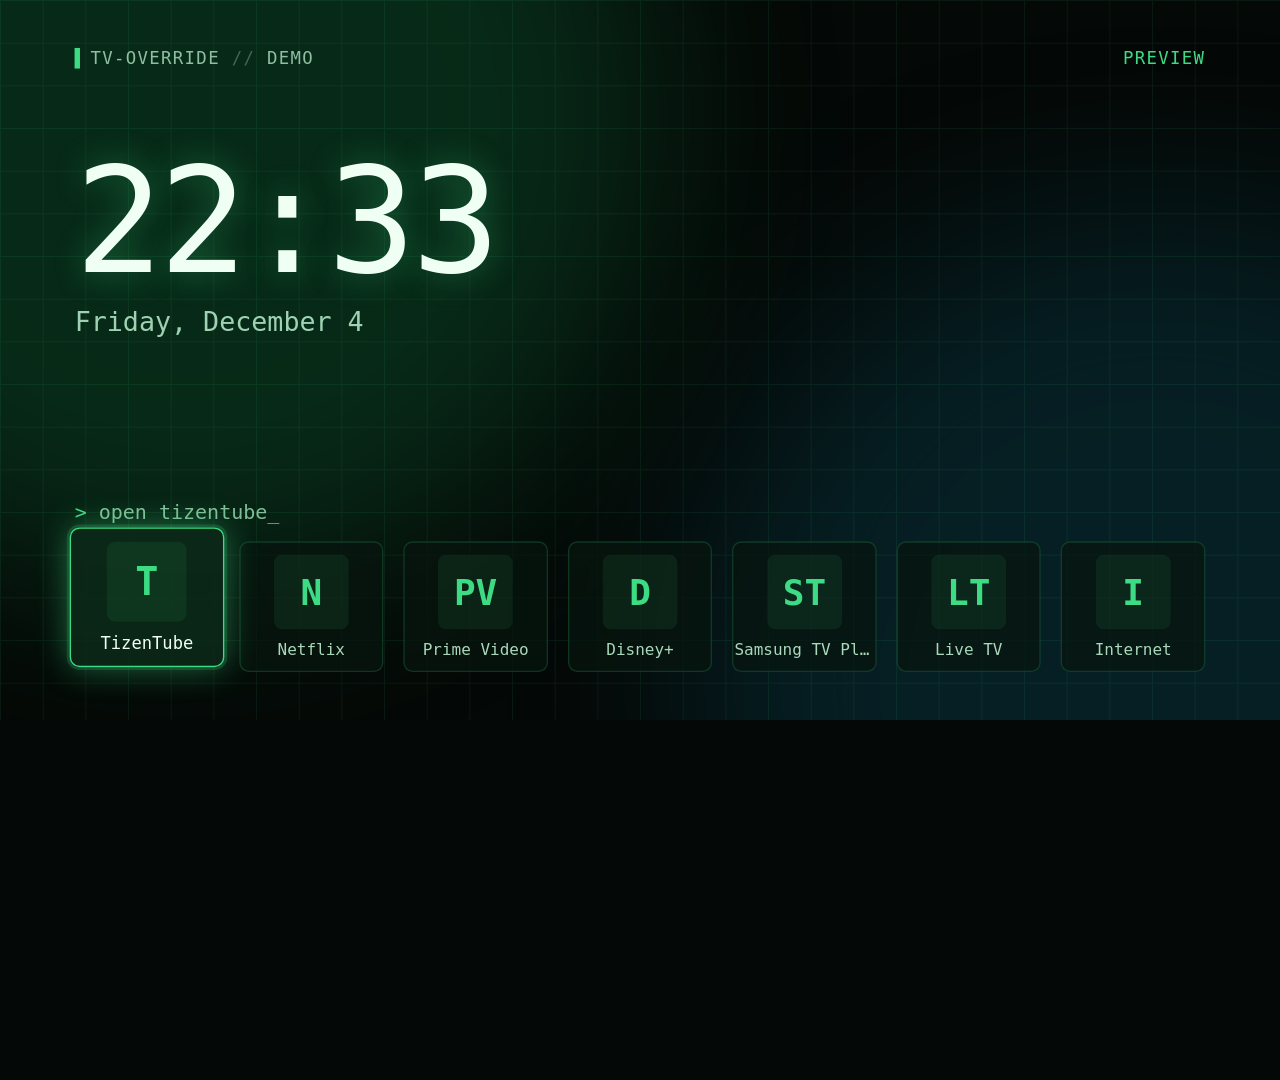
<file: samsung-home/index.html>
<!doctype html>
<html lang="en">
<head>
  <meta charset="utf-8">
  <meta name="viewport" content="width=1920, user-scalable=no">
  <title>Override Home</title>
  <link rel="stylesheet" href="css/home.css">
</head>
<body>
  <div class="bg" aria-hidden="true"><div class="glow g1"></div><div class="glow g2"></div><div class="grid"></div></div>
  <main id="home">
    <header class="top">
      <div class="brand"><span class="mark">▌</span>tv-override <span class="dim">//</span> <span id="tv-name"></span></div>
      <div class="status" id="status"></div>
    </header>
    <section class="clock">
      <div class="time" id="time">--:--</div>
      <div class="date" id="date"></div>
    </section>
    <section class="dock-wrap">
      <div class="prompt" id="prompt"><span class="caret">&gt;</span> <span id="prompt-text"></span><span class="cursor">_</span></div>
      <div class="dock" id="dock" role="listbox" aria-label="Apps"></div>
    </section>
  </main>
  <div class="saver" id="saver" hidden><div class="saver-clock" id="saver-clock"></div></div>
  <div class="toast" id="toast" hidden></div>
  <script src="js/apps.js"></script>
  <script src="js/config.js"></script>
  <script src="js/home.js"></script>
</body>
</html>
</file>
<file: samsung-home/css/home.css>
/* Override Home – 1920×1080 TV canvas. No web fonts (the TV may be offline): system monospace. */
html, body { margin: 0; width: 1920px; height: 1080px; overflow: hidden; background: #040806; color: #d7ffe4;
  font-family: "DejaVu Sans Mono", "Menlo", "Consolas", "Courier New", monospace; }
* { box-sizing: border-box; }

/* background: two slow glows over a faint grid */
.bg { position: fixed; top: 0; right: 0; bottom: 0; left: 0; overflow: hidden; }
.glow { position: absolute; width: 1400px; height: 1400px; border-radius: 50%; filter: blur(140px); opacity: .35; }
.g1 { background: #0f6b3a; left: -420px; top: -520px; animation: drift1 70s ease-in-out infinite alternate; }
.g2 { background: #0a4b5c; right: -520px; bottom: -640px; animation: drift2 90s ease-in-out infinite alternate; }
@keyframes drift1 { to { transform: translate(380px, 260px); } }
@keyframes drift2 { to { transform: translate(-340px, -220px); } }
.grid { position: absolute; top: 0; right: 0; bottom: 0; left: 0; opacity: .08;
  background-image: linear-gradient(#3ddc84 1px, transparent 1px), linear-gradient(90deg, #3ddc84 1px, transparent 1px);
  background-size: 64px 64px; }

main { position: relative; height: 100%; padding: 72px 112px; display: flex; flex-direction: column; }
.top { display: flex; justify-content: space-between; align-items: center; font-size: 26px; letter-spacing: 2px;
  text-transform: uppercase; color: #8fbfa0; }
.mark { color: #3ddc84; margin-right: 6px; }
.dim { color: #3e6a50; }
.status { color: #3ddc84; }

.clock { margin-top: 120px; }
.time { font-size: 220px; line-height: 1; font-weight: 300; letter-spacing: -6px; color: #effff4;
  text-shadow: 0 0 48px rgba(61, 220, 132, .35); }
.date { margin-top: 18px; font-size: 40px; color: #9fd2b2; }

.dock-wrap { margin-top: auto; }
.prompt { font-size: 30px; color: #7fbf98; margin-bottom: 26px; }
.caret { color: #3ddc84; }
.cursor { color: #3ddc84; animation: blink 1.1s steps(1) infinite; }
@keyframes blink { 50% { opacity: 0; } }

.dock { display: flex; }
.dock .tile + .tile { margin-left: 30px; }  /* no flex gap before Chromium 84 */
.tile { width: 236px; height: 196px; border: 2px solid rgba(61, 220, 132, .18); border-radius: 14px;
  background: rgba(8, 22, 14, .72); display: flex; flex-direction: column; align-items: center; justify-content: center;
  transition: transform .16s ease-out, border-color .16s, box-shadow .16s; }
.tile .art { width: 112px; height: 112px; display: flex; align-items: center; justify-content: center;
  font-size: 54px; font-weight: 700; color: #3ddc84; border-radius: 12px; background: rgba(61, 220, 132, .08); }
.tile .art img { width: 112px; height: 112px; object-fit: contain; }
.tile .name { margin-top: 16px; font-size: 24px; color: #a9d8bb; max-width: 210px; white-space: nowrap; overflow: hidden; text-overflow: ellipsis; }
.tile.focus { transform: translateY(-14px) scale(1.07); border-color: #3ddc84; background: rgba(12, 40, 24, .9);
  box-shadow: 0 0 0 4px rgba(61, 220, 132, .18), 0 0 46px rgba(61, 220, 132, .45); }
.tile.focus .name { color: #effff4; }
.empty { font-size: 30px; color: #7fbf98; padding: 40px 0; }

/* screensaver: black, one dim clock that moves */
.saver { position: fixed; top: 0; right: 0; bottom: 0; left: 0; background: #000; z-index: 10; }
.saver-clock { position: absolute; font-size: 120px; color: rgba(61, 220, 132, .38); font-weight: 300; }

.toast { position: fixed; right: 112px; bottom: 72px; padding: 18px 26px; font-size: 26px; border: 1px solid #3ddc84;
  border-radius: 10px; background: rgba(4, 12, 8, .92); color: #d7ffe4; z-index: 20; }
[hidden] { display: none !important; }
</file>
